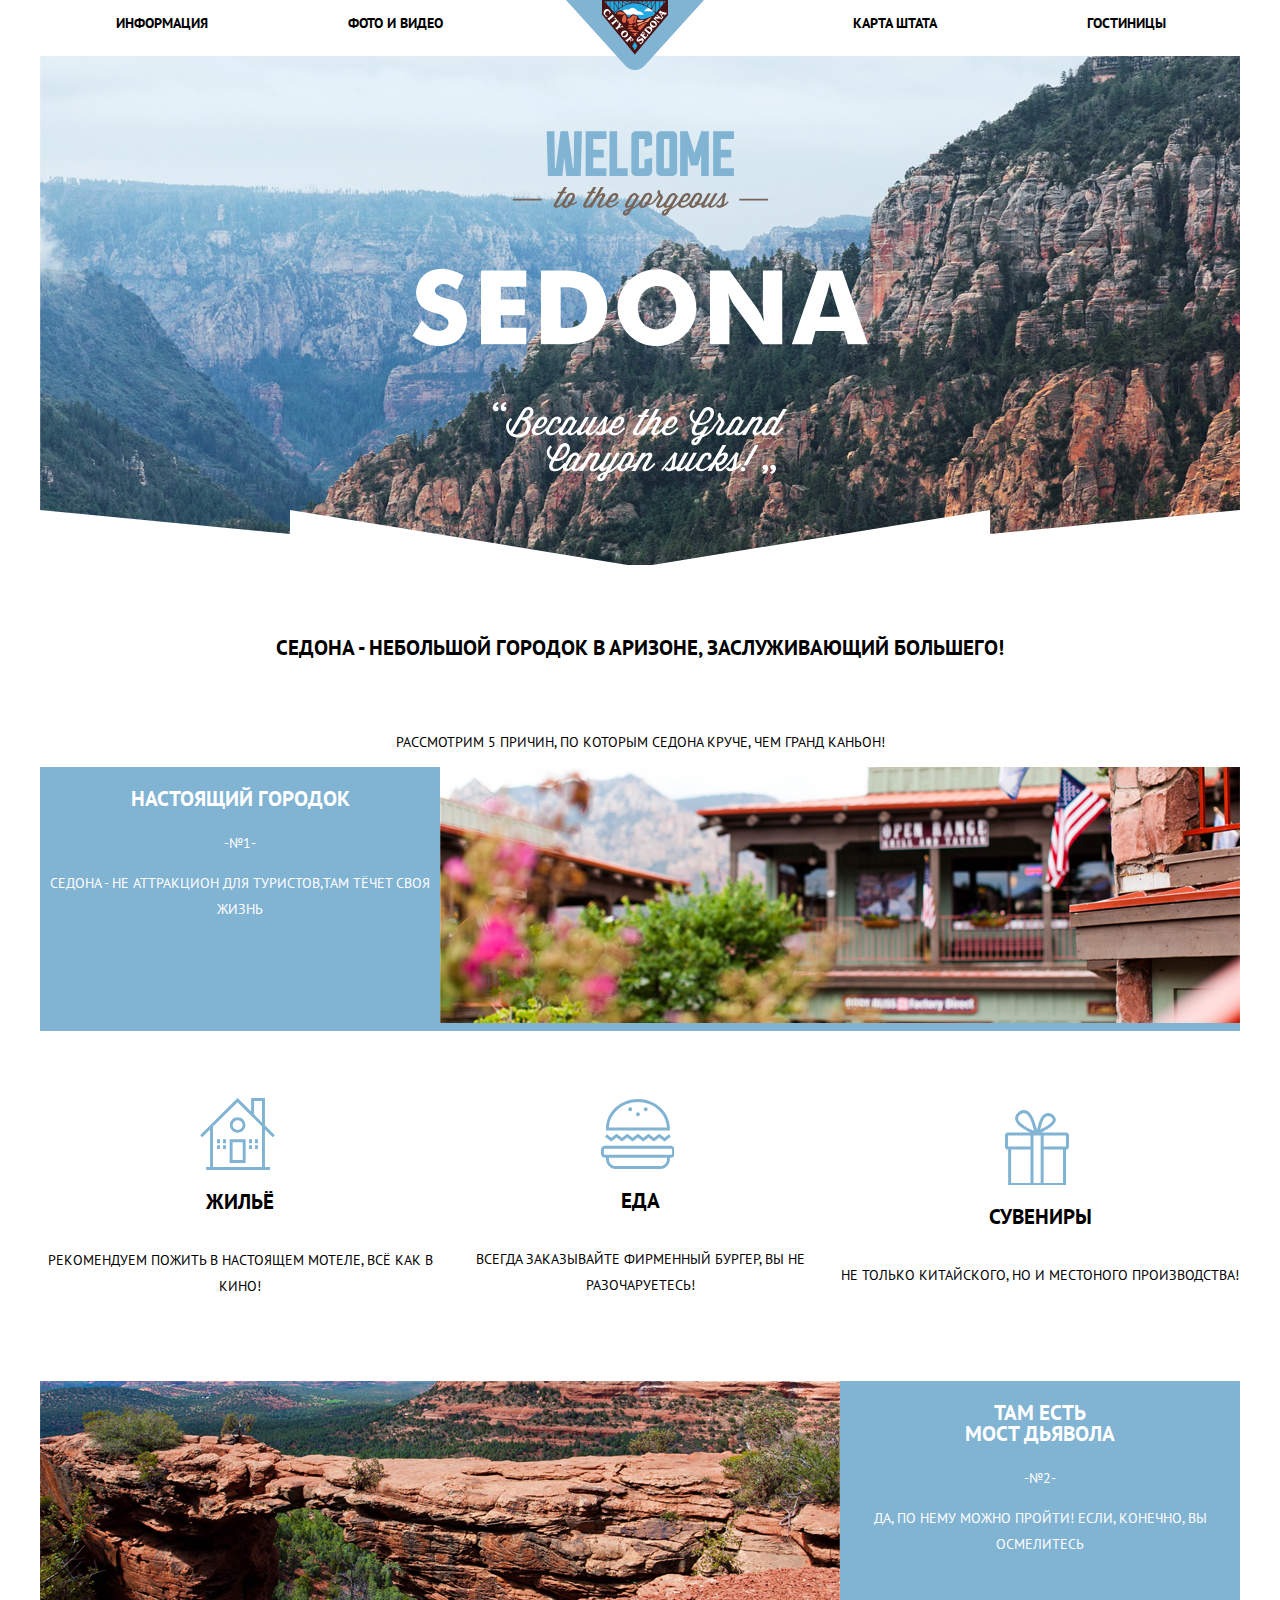
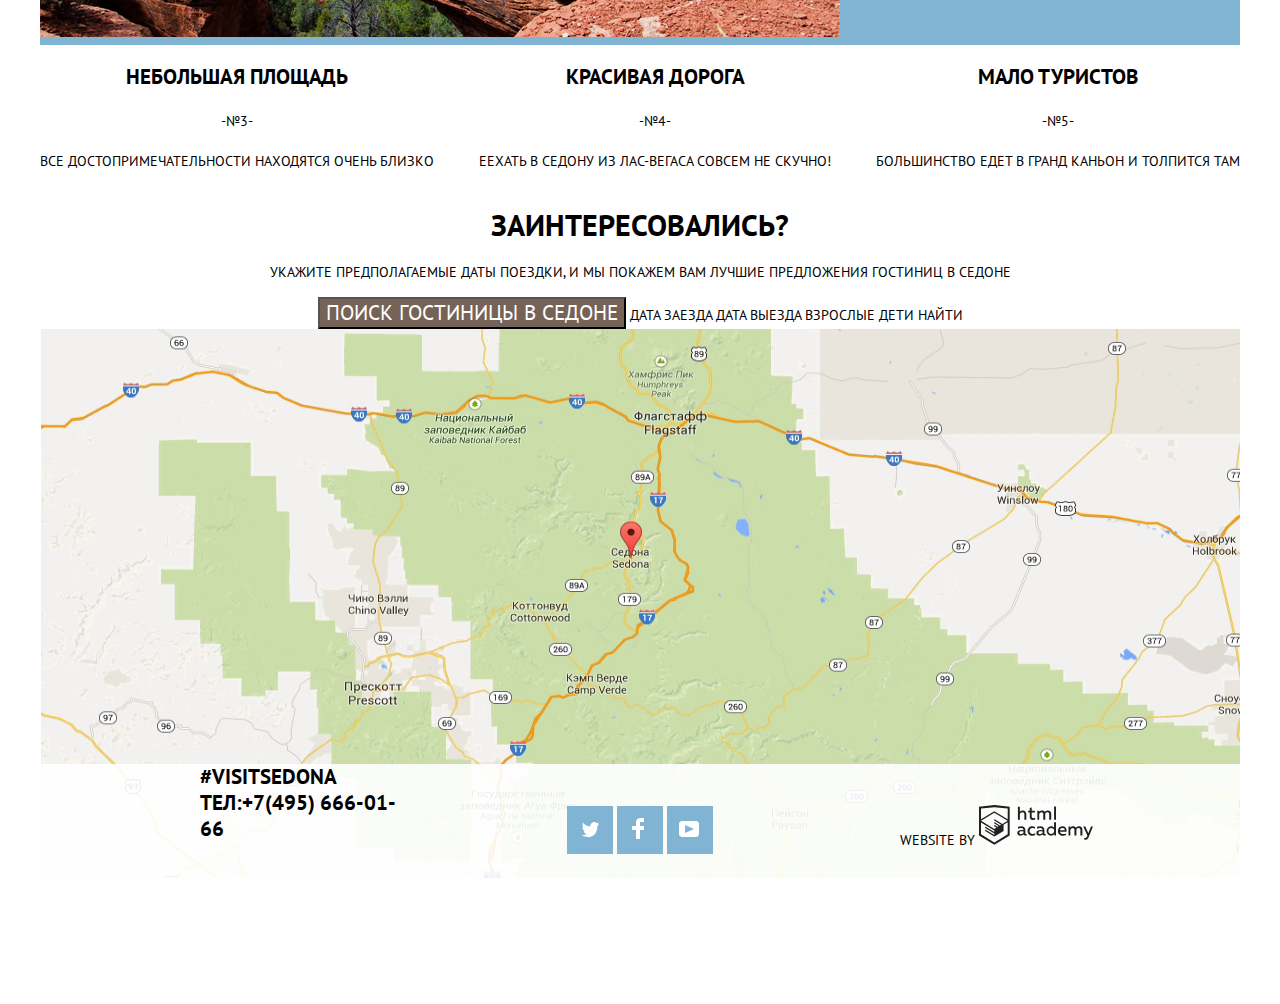
<file: index.html>
<!DOCTYPE html>
<html class="page" lang="ru">

<head>
    <meta charset="utf-8">
    <title>HTML Academy: Седона</title>
    <link rel="stylesheet" href="https://fonts.googleapis.com/css2?family=PT+Sans:wght@400;700&display=swap" rel="stylesheet">
    <link href="css/normalize.css" rel="stylesheet">
    <link href="css/style.css" rel="stylesheet">
</head>

<body class="page-body">
    <div class="container">
        <header class="main-header">
            <nav class="main-nav">
                <a class="main-nav-logo" href="">
                    <img src="img/logo.svg" width="138" height="70" alt="city of SEDONA">
                </a>
                <ul class="main-nav-list list-reset">
                    <li><a class="main-nav-link" href="">информация</a></li>
                    <li><a class="main-nav-link" href="">фото и видео</a></li>
                    <li><a class="main-nav-link" href="">карта штата</a></li>
                    <li><a class="main-nav-link" href="catalog.html">гостиницы</a></li>
                </ul>
            </nav>
        </header>
        <main class="main">
            <section class="hero">
                <img class="hero-welcome" src="img/welcome.svg" width="457" height="351" alt="WELCOME-to the gorgeous- SEDONA">
            </section>
            <div class="shape"></div>
            <h1 class="main-title">
                Седона - небольшой городок в Аризоне, заслуживающий большего!
            </h1>
            <section class="features">
                <h2 class="features-text">
                    Рассмотрим 5 причин, по которым Седона круче, чем Гранд Каньон!
                </h2>
                <ol class="features-list list-reset">
                    <!--основной список причин-->
                    <li class="feature-item blue">
                        <div class="feature-bar">
                            <div class="feature-item-box">
                                <h3 class="feature-item-title">Настоящий городок</h3>
                                <span class="feature-item-text">-№1-</span>
                                <p class="feature-item-text">Седона - не аттракцион для туристов,там тёчет своя жизнь</p>
                            </div>

                            <div class="feature-picture">
                                <img src="img/real_city.jpg" width="800" height="256" alt="Настоящий городок">
                            </div>
                        </div>
                        <ul class="features-inner-list list-reset">
                            <!--дополнительный список: начало-->
                            <li class="features-inner-item">
                                <div class="roof"></div>
                                <p class="feature-item-title">Жильё</p>
                                <p class="feature-item-text">Рекомендуем пожить в настоящем мотеле, всё как в кино!</p>
                            </li>
                            <li class="features-inner-item">
                                <div class="food"></div>
                                <p class="feature-item-title">Еда</p>
                                <p class="feature-item-text">Всегда заказывайте фирменный бургер, вы не разочаруетесь!</p>
                            </li>
                            <li class="features-inner-item">
                                <div class="gifts"></div>
                                <p class="feature-item-title">Сувениры</p>
                                <p class="feature-item-text">Не только китайского, но и местоного производства!
                                </p>
                                <!--дополнительный список: конец-->
                            </li>
                        </ul>
                    </li>
                    <li class="feature-item blue">
                        <div class="feature-bar-sc">
                            <div class="feature-item-box">
                                <h3 class="feature-item-title">Там есть <br>мост дьявола</h3>
                                <span class="feature-item-text">-№2-</span>
                                <p class="feature-item-text">Да, по нему можно пройти! Если, конечно, вы осмелитесь</p>
                            </div>
                            <div class="feature-picture">
                                <img src="img/devil_bridge.jpg" width="800" height="256" alt="мост дьявола">
                            </div>
                        </div>
                    </li>
                    <li class="feature-item grey">
                        <h3 class="feature-item-title">Небольшая площадь</h3>
                        <span class="feature-item-text">-№3-</span>
                        <p class="feature-item-text">Все достопримечательности находятся очень близко</p>
                    </li>
                    <li class="feature-item grey">
                        <h3 class="feature-item-title">Красивая дорога</h3>
                        <span class="feature-item-text">-№4-</span>
                        <p class="feature-item-text">Еехать в Седону из Лас-Вегаса совсем не скучно!</p>
                    </li>
                    <li class="feature-item grey">
                        <h3 class="feature-item-title">Мало туристов</h3>
                        <span class="feature-item-text">-№5-</span>
                        <p class="feature-item-text">Большинство едет В Гранд Каньон и толпится там</p>
                    </li>
                </ol>
            </section>
            <section class="hotels-search">
                <h2 class="hotels-search-title">Заинтересовались?</h2>
                <p class="hotels-search-description">Укажите предполагаемые даты поездки, и мы покажем вам лучшие предложения гостиниц в Седоне</p>

                <button class="hotels-search-button" type="button">Поиск гостиницы в Седоне</button> Дата заезда Дата выезда Взрослые Дети НАЙТИ
                <!-- класс кнопки найти "button-search-input"-->
                <img src="img/map.jpg" width="1199" height="549" alt="Карта Седоны">
            </section>

        </main>
        <footer class="page-footer">
            <div class="visit">
                <div>#VISITSEDONA</div>
                <a class="footer-phone" href="tel:+74956660166">ТЕЛ:+7(495) 666-01-66</a>
            </div>
            <ul class="social-list list-reset">
                <li>
                    <div class="twitter"><a class="social-link" href="">twitter</a></div>
                </li>
                <li>
                    <div class="facebook"><a class="social-link" href="">facebook</a></div>
                </li>
                <li>
                    <div class="youtube"><a class="social-link" href="">youtube</a></div>
                </li>
            </ul>
            <div class="footer-copyright">
                WEBSITE BY
                <a class="academy-link" href="https://htmlacademy.ru/intensive/htmlcss" target="_blank">
                    <img src="img/logo-htmlacademy.svg" width="115" height="41" alt="HTML ACADEMY">
                </a>

            </div>
        </footer>
    </div>

</html>
</file>
<file: css/style.css>
/*Custom Colors*/
    
     :root {
        --basic-black: #000000;
        --light-blue: #81B3D3;
        --light-grey: #EEEEEE;
        --light-brown: #766357;
        --border-color-grey: #E5E5E5;
        --rate-color-grey-bg: #F2F2F2;
        /* цвет фона рейтинга*/
        --rate-color-grey-txt: #666666;
        /* цвет текста рейтинга*/
        /* action colors */
        --ligt-grey-up: #CACACA;
        /* цвет стрелки вверх рейтинга*/
        --darker-brown: #604E43;
        /* изменение коричневого цвета при наведении на него */
        --thedarkest-brown: #503E33;
        /* нажатие на клавишу коричневого цвета*/
        --black-brown: #6A6A6A;
        /* */
        --darker-grey: #F2F2F2;
        /* цвет фона формы в покое*/
        --the-darkest-grey: #EBEBEB;
        /* цвет фона формы при наведении*/
        --white: #FFFFFF;
        /* */
        --semi-black: rgb(0, 0, 0, 0.5);
        --semi-white: rgb(255, 255, 255, 0.5);
        --middle-grey: #A9A9A9;
        /* цвет иконки "календаря" в покое */
        --light-blue-sc: #81B3D2;
        /* цвет кнопок каталога*/
        --darker-blue: #669EC0;
        /* цвет кнопок при наведении*/
        --the-darkest-blue: #5496BD;
        /* при нажатии */
        --light-black: #231F20;
        /* цвет логотипа в футере*/
        --point-grey: #ABABAB;
        /* цвет точки в форме заполнения*/
        --footer-background: rgba(255, 255, 255, 0.9);
        /* цвет футера*/
        --footer-white-background: rgb(255, 255, 255, 0.9);
        /* цвета фона грида*/
        --grid-header-background: rgba(175, 240, 210, 0.9);
        --grid-main-features-background: rgba(245, 173, 139, 0.9);
        --grid-iner-text-background: rgba(151, 208, 218, 0.9);
        --grid-footer-background: rgba(117, 192, 136, 0.9);
        --grid-social-background: rgba(240, 241, 145, 0.9);
    }
    
    a {
        text-decoration: none;
    }
    
    .main-nav-link:active {
        color: var(--darker-brown);
    }
    
    .main-nav-link {
        color: var(--basic-black);
    }
    
    .social-link {
        color: var(--basic-black);
        visibility: hidden;
    }
    
    .hotels-sorting-link {
        color: var(--basic-black);
    }
    
    .hotel-card-title a {
        color: var(--basic-black);
    }
    
    .list-reset {
        margin: 0;
        padding: 0;
        list-style: none;
    }
    
    .page-body {
        min-width: 1200px;
        margin: 0;
        padding: 0;
        font-family: "PT Sans", "Arial", sans-serif;
        font-size: 14px;
        line-height: 21px;
        font-weight: 400;
        color: var(--basic-black);
        text-transform: uppercase;
        background-color: var(--white);
    }
    
    .main-nav-list li {
        font-weight: 700;
        font-size: 14px;
        line-height: 26px;
        color: var(--basic-black);
    }
    
    .main-title {
        font-weight: 700;
        font-size: 21px;
        line-height: 26px;
        height: 80px;
    }
    
    .main {
        text-align: center;
    }
    
    .features h2 {
        font-weight: 400;
        font-size: 14px;
        line-height: 26px;
    }
    
    .features-list li {
        font-weight: 400;
        font-size: 14px;
        line-height: 26px;
    }
    
    .features-list .blue {
        background-color: var(--light-blue);
        color: var(--white);
    }
    
    .features-inner-list {
        background-color: var(--white);
        color: var(--basic-black);
    }
    
    .feature-item-title {
        font-weight: 700;
        font-size: 21px;
        line-height: 21px;
    }
    /** оформление страницы (начало)**/
    
    .page {
        height: 100%;
    }
    
    .hero {
        height: 509px;
        background-image: url(../img/background_photo.jpg);
    }
    
    .container {
        width: 1200px;
        margin-left: auto;
        margin-right: auto;
    }
    /** оформление хедера через флексы (начало) **/
    
    .main-nav {
        display: flex;
        height: 56px;
        flex-direction: row;
        justify-content: center;
    }
    
    .main-nav-logo {
        position: relative;
        right: 180px;
        display: flex;
        justify-content: flex-end;
        order: 1;
    }
    
    .main-nav-list {
        display: flex;
    }
    
    .visit {
        display: flex;
        flex-direction: column;
        margin-left: 160px;
    }
    
    .social-list {
        display: flex;
        width: 400px;
        padding: 40px;
        justify-content: center;
    }
    
    .features-list {
        display: flex;
        flex-wrap: wrap;
        justify-content: space-between;
    }
    /** оформление хедера через флексы (конец) **/
    /* гриды (начало)*/
    
    .feature-bar {
        display: grid;
        grid-template-columns: 1fr 2fr;
    }
    
    .features-list li .grey {
        display: grid;
        grid-template-columns: repeat(3, 1fr);
    }
    
    .features-inner-list {
        display: grid;
        grid-template-columns: repeat(3, 1fr);
    }
    
    .feature-bar-sc {
        display: grid;
        grid-template-columns: 2fr 1fr;
    }
    
    .feature-bar-sc .feature-picture {
        order: -1;
    }
    
    .page-footer {
        position: relative;
        display: grid;
        height: 120px;
        grid-template-columns: repeat(3, 1fr);
        background-color: var(--footer-white-background);
        bottom: 120px;
    }
    
    .hotels-search-button {
        text-align: center;
    }
    /* гриды (конец)*/
    /** оформление каталога через позиционирование **/
    
    .main-nav-list li:first-child {
        position: relative;
        left: -280px;
        top: 10px;
    }
    
    .main-nav-list li:nth-child(2) {
        position: relative;
        left: -140px;
        top: 10px;
    }
    
    .main-nav-list li:nth-child(3) {
        position: relative;
        right: -270px;
        top: 10px;
    }
    
    .main-nav-list li:nth-child(4) {
        position: relative;
        right: -420px;
        top: 10px;
    }
    
    .hero-welcome {
        position: relative;
        top: 75px;
    }
    
    .shape {
        background-image: url(../img/shape.svg);
        position: relative;
        bottom: 55px;
        height: 56px;
    }
    
    .features-inner-item {
        display: flex;
        flex-direction: column;
        justify-content: center;
        height: 350px;
    }
    
    .roof {
        position: relative;
        background-image: url(../img/roof.svg);
        background-repeat: no-repeat;
        width: 75px;
        height: 72px;
        left: 160px;
    }
    
    .food {
        position: relative;
        background-image: url(../img/food.svg);
        background-repeat: no-repeat;
        width: 74px;
        height: 70px;
        left: 160px;
    }
    
    .gifts {
        position: relative;
        background-image: url(../img/gifts.svg);
        background-repeat: no-repeat;
        width: 64px;
        height: 76px;
        left: 165px;
    }
    
    .social-list li {
        width: 46px;
        height: 48px;
        background-color: var(--light-blue-sc);
        margin: 2px;
    }
    
    .twitter {
        position: relative;
        background-image: url(../img/twitter.svg);
        background-repeat: no-repeat;
        left: 15px;
        top: 15px;
    }
    
    .facebook {
        position: relative;
        background-image: url(../img/fb-icon.svg);
        background-repeat: no-repeat;
        left: 15px;
        top: 12px;
    }
    
    .youtube {
        position: relative;
        background-image: url(../img/youtube.svg);
        background-repeat: no-repeat;
        left: 12px;
        top: 15px;
    }
    
    .footer-copyright {
        position: relative;
        top: 40px;
        left: 20px;
    }
    /** оформление страницы (конец)**/
    /**Форма поиска (начало) **/
    
    .hotels-search-title {
        font-weight: 700;
        font-size: 30px;
        line-height: 24px;
    }
    
    .hotels-search-button {
        font-size: 21px;
        line-height: 26px;
        color: var(--white);
        background-color: var(--light-brown);
        text-transform: uppercase;
    }
    
    .hotels-search-button:hover {
        background-color: var(--darker-brown);
    }
    
    .hotels-search-button:focus {
        background-color: var(--thedarkest-brown);
        color: var(--semi-white);
    }
    /**Форма поиска (конец) **/
    /** Форма поиска отеля (начало)**/
    
    .hotels-result-label {
        font-weight: 700;
        font-size: 21px;
        line-height: 26px;
    }
    
    .hotels-sorting-list li {
        font-weight: 400;
        font-size: 12px;
        line-height: 18px;
    }
    
    .hotels-sorting-link {
        color: var(--light-blue-sc);
    }
    
    .tag,
    .rate {
        color: var(--semi-black);
        text-decoration: underline dotted;
        text-decoration-color: var(--basic-black);
    }
    
    .asc {
        color: var(--ligt-grey-up);
    }
    
    .desc {
        color: var(--light-blue-sc);
    }
    /** Форма поиска отеля (конец)**/
    /** Карточка отеля (начало) **/
    
    .hotels-result-item {
        border-top: 1px solid var(--border-color-grey);
        border-bottom: 1px solid var(--border-color-grey);
    }
    
    .hotel-card-title {
        font-weight: 700;
        font-size: 21px;
        line-height: 26px;
    }
    
    .hotel-card-tag {
        font-weight: 400;
        font-size: 14px;
        line-height: 21px;
    }
    
    .hotel-card-rate {
        background-color: var(--rate-color-grey-bg);
    }
    
    .hotel-card-button-more {
        font-weight: 700;
        font-size: 14px;
        line-height: 21px;
        color: var(--white);
        background-color: var(--light-blue);
    }
    
    .hotel-card-button-book {
        font-weight: 700;
        font-size: 14px;
        line-height: 21px;
        color: var(--white);
        background-color: var(--light-brown);
    }
    
    .hotel-card-button-more:hover {
        background-color: var(--darker-blue);
    }
    
    .hotel-card-button-more:focus {
        background-color: var(--the-darkest-blue);
        color: var(--semi-white);
    }
    
    .hotel-card-button-book:hover {
        background-color: var(--darker-brown);
    }
    
    .hotel-card-button-book:focus {
        background-color: var(--thedarkest-brown);
        color: var(--semi-white);
    }
    /** Карточка отеля (конец) **/
    
    .visit {
        font-weight: 700;
        font-size: 21px;
        line-height: 26px;
    }
    
    .academy-link {
        color: var(--basic-black);
    }
    
    .footer-phone {
        text-decoration: none;
        color: var(--basic-black);
    }
</file>
